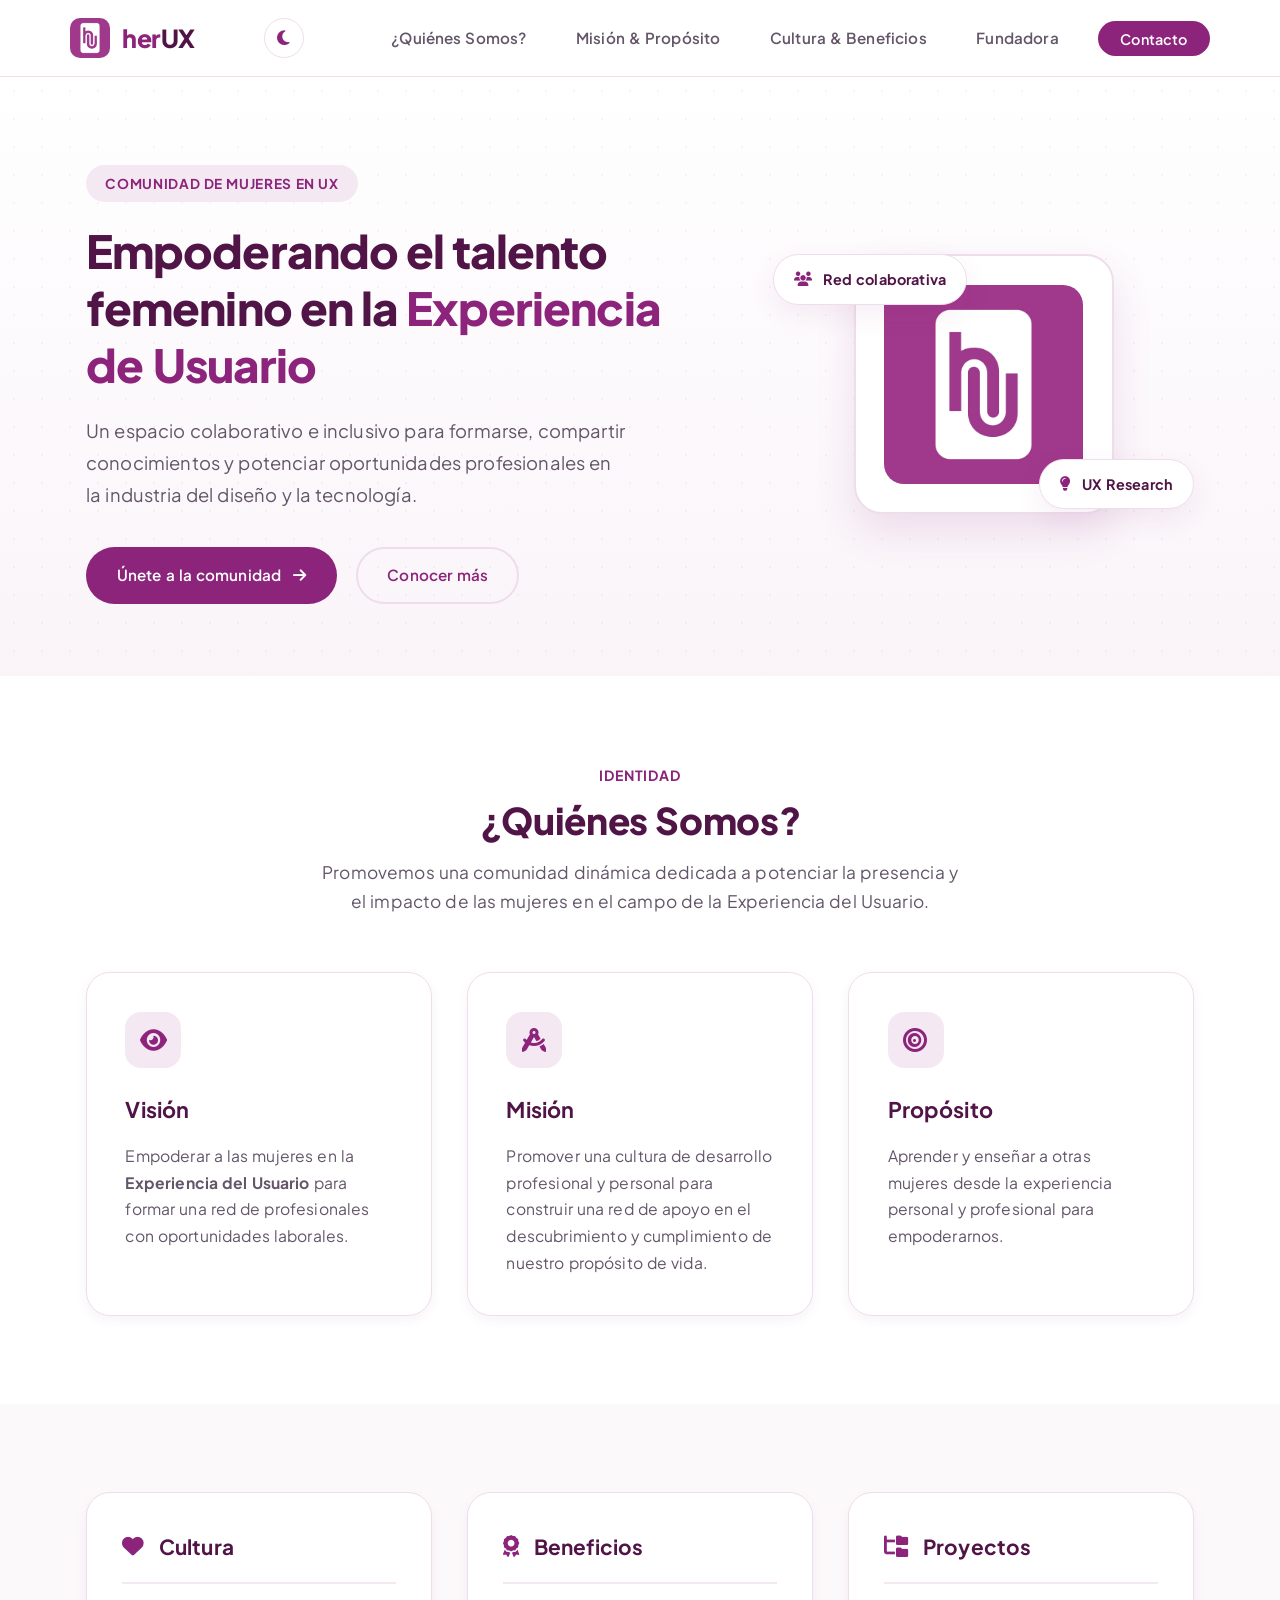
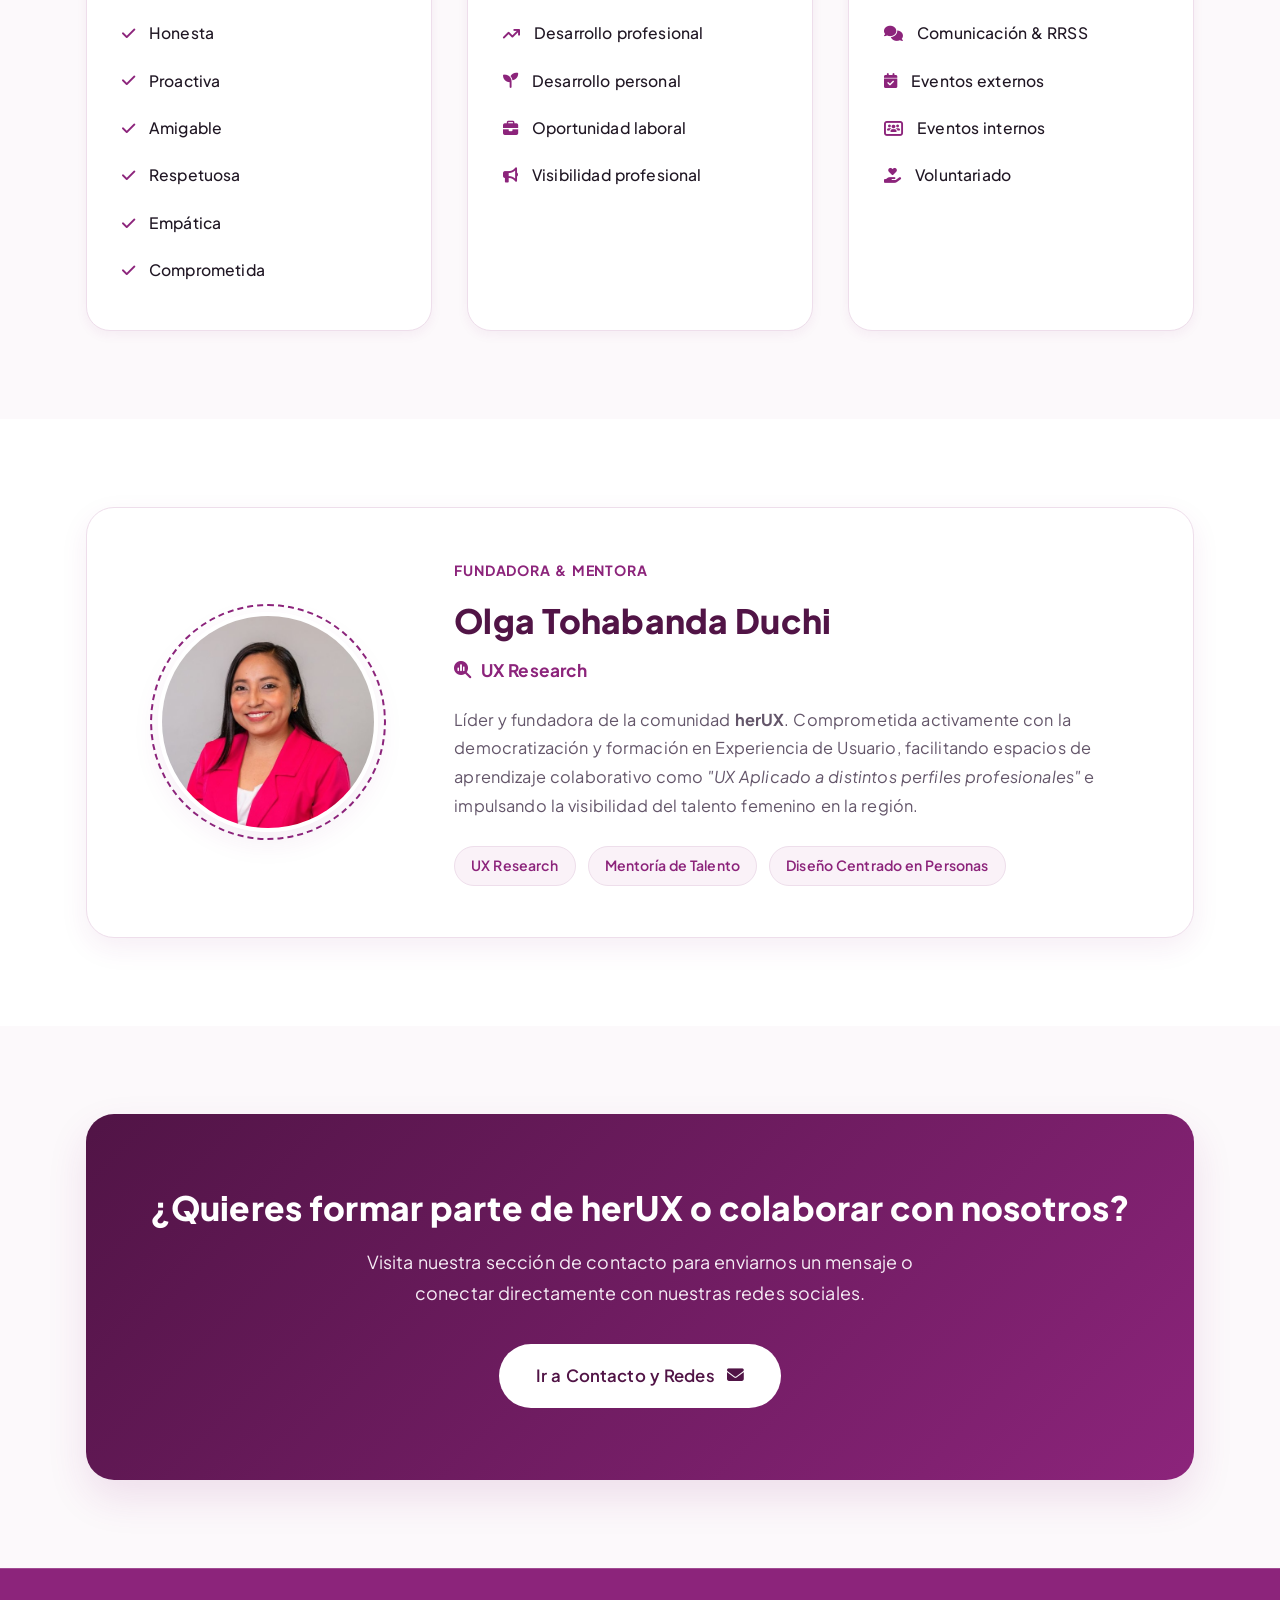
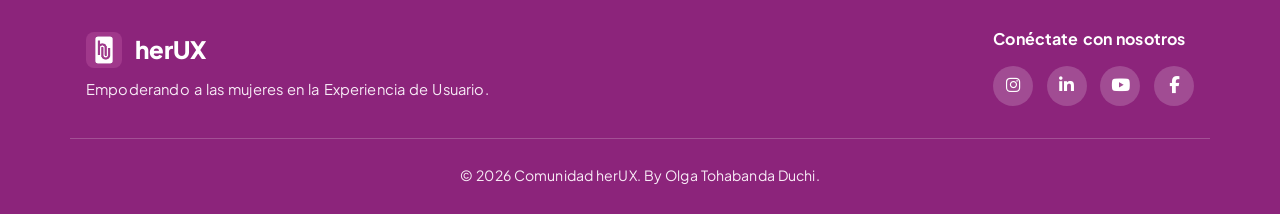
<file: index.html>
<!DOCTYPE html>
<html lang="es">
<head>
  <meta charset="UTF-8" />
  <meta name="viewport" content="width=device-width, initial-scale=1.0" />
  <title>herUX - Comunidad de Mujeres en UX</title>
  <meta name="description" content="herUX - Empoderando a las mujeres en la Experiencia de Usuario (UX) a través de comunidad, aprendizaje y oportunidades profesionales." />
  
  <link rel="icon" type="image/png" href="img/herux-icon.png" />
  <link rel="apple-touch-icon" href="img/herux-icon.png" />

  <link rel="preconnect" href="https://fonts.googleapis.com" />
  <link rel="preconnect" href="https://fonts.gstatic.com" crossorigin />
  <link href="https://fonts.googleapis.com/css2?family=Plus+Jakarta+Sans:wght@300;400;500;600;700;800&display=swap" rel="stylesheet" />
  
  <link rel="stylesheet" href="https://cdnjs.cloudflare.com/ajax/libs/font-awesome/6.5.1/css/all.min.css" />
  <link rel="stylesheet" href="css/styles.css" />
</head>
<body>

  <!-- Navegación -->
  <header class="navbar" id="navbar">
    <div class="nav-container">
      <a href="index.html" class="nav-logo" aria-label="herUX Inicio">
        <img src="img/logo-herux.png" alt="Logo herUX" class="logo-img" />
        <span class="logo-text">her<span>UX</span></span>
      </a>

      <div class="nav-controls">
        <button class="theme-toggle" id="theme-toggle" aria-label="Cambiar tema">
          <i class="fa-solid fa-moon"></i>
        </button>

        <button class="nav-toggle" id="nav-toggle" aria-label="Abrir menú" aria-expanded="false">
          <span></span>
          <span></span>
          <span></span>
        </button>
      </div>

      <nav class="nav-menu" id="nav-menu">
        <ul class="nav-list">
          <li><a href="index.html#quienes-somos" class="nav-link">¿Quiénes Somos?</a></li>
          <li><a href="index.html#pilares" class="nav-link">Misión & Propósito</a></li>
          <li><a href="index.html#cultura" class="nav-link">Cultura & Beneficios</a></li>
          <li><a href="index.html#fundadora" class="nav-link">Fundadora</a></li>
          <li><a href="contacto.html" class="nav-btn-link">Contacto</a></li>
        </ul>
      </nav>
    </div>
  </header>

  <main>
    <!-- HERO SECTION -->
    <section class="hero-section" id="hero">
      <div class="hero-pattern-bg"></div>
      <div class="container hero-container">
        <div class="hero-content">
          <span class="badge-pill">Comunidad de Mujeres en UX</span>
          <h1 class="hero-title">
            Empoderando el talento femenino en la <span class="highlight">Experiencia de Usuario</span>
          </h1>
          <p class="hero-description">
            Un espacio colaborativo e inclusivo para formarse, compartir conocimientos y potenciar oportunidades profesionales en la industria del diseño y la tecnología.
          </p>
          <div class="hero-actions">
            <a href="contacto.html" class="btn btn-primary">
              <span>Únete a la comunidad</span>
              <i class="fa-solid fa-arrow-right"></i>
            </a>
            <a href="#quienes-somos" class="btn btn-secondary">Conocer más</a>
          </div>
        </div>

        <div class="hero-visual">
          <div class="hero-badge-float badge-1">
            <i class="fa-solid fa-users"></i>
            <span>Red colaborativa</span>
          </div>
          <div class="hero-badge-float badge-2">
            <i class="fa-solid fa-lightbulb"></i>
            <span>UX Research</span>
          </div>
          <div class="hero-logo-box">
            <img src="img/logo-herux.png" alt="Isotipo herUX" class="hero-logo-img" />
          </div>
        </div>
      </div>
    </section>

    <!-- QUIÉNES SOMOS & PILARES -->
    <section class="section section-about" id="quienes-somos">
      <div class="container">
        <div class="section-header text-center">
          <span class="section-tag">Identidad</span>
          <h2 class="section-title">¿Quiénes Somos?</h2>
          <p class="section-subtitle">
            Promovemos una comunidad dinámica dedicada a potenciar la presencia y el impacto de las mujeres en el campo de la Experiencia del Usuario.
          </p>
        </div>

        <div class="grid-3-cards" id="pilares">
          <div class="card pilar-card">
            <div class="card-icon-wrapper">
              <i class="fa-solid fa-eye"></i>
            </div>
            <h3 class="card-title">Visión</h3>
            <p class="card-text">
              Empoderar a las mujeres en la <strong>Experiencia del Usuario</strong> para formar una red de profesionales con oportunidades laborales.
            </p>
          </div>

          <div class="card pilar-card">
            <div class="card-icon-wrapper">
              <i class="fa-solid fa-compass-drafting"></i>
            </div>
            <h3 class="card-title">Misión</h3>
            <p class="card-text">
              Promover una cultura de desarrollo profesional y personal para construir una red de apoyo en el descubrimiento y cumplimiento de nuestro propósito de vida.
            </p>
          </div>

          <div class="card pilar-card">
            <div class="card-icon-wrapper">
              <i class="fa-solid fa-bullseye"></i>
            </div>
            <h3 class="card-title">Propósito</h3>
            <p class="card-text">
              Aprender y enseñar a otras mujeres desde la experiencia personal y profesional para empoderarnos.
            </p>
          </div>
        </div>
      </div>
    </section>

    <!-- CULTURA, BENEFICIOS Y PROYECTOS -->
    <section class="section section-features" id="cultura">
      <div class="container">
        <div class="grid-cards-split">
          <div class="split-card">
            <div class="split-card-header">
              <div class="split-icon"><i class="fa-solid fa-heart"></i></div>
              <h3>Cultura</h3>
            </div>
            <ul class="badge-list">
              <li><i class="fa-solid fa-check"></i> Honesta</li>
              <li><i class="fa-solid fa-check"></i> Proactiva</li>
              <li><i class="fa-solid fa-check"></i> Amigable</li>
              <li><i class="fa-solid fa-check"></i> Respetuosa</li>
              <li><i class="fa-solid fa-check"></i> Empática</li>
              <li><i class="fa-solid fa-check"></i> Comprometida</li>
            </ul>
          </div>

          <div class="split-card">
            <div class="split-card-header">
              <div class="split-icon"><i class="fa-solid fa-award"></i></div>
              <h3>Beneficios</h3>
            </div>
            <ul class="badge-list">
              <li><i class="fa-solid fa-arrow-trend-up"></i> Desarrollo profesional</li>
              <li><i class="fa-solid fa-seedling"></i> Desarrollo personal</li>
              <li><i class="fa-solid fa-briefcase"></i> Oportunidad laboral</li>
              <li><i class="fa-solid fa-bullhorn"></i> Visibilidad profesional</li>
            </ul>
          </div>

          <div class="split-card">
            <div class="split-card-header">
              <div class="split-icon"><i class="fa-solid fa-folder-tree"></i></div>
              <h3>Proyectos</h3>
            </div>
            <ul class="badge-list">
              <li><i class="fa-solid fa-comments"></i> Comunicación & RRSS</li>
              <li><i class="fa-solid fa-calendar-check"></i> Eventos externos</li>
              <li><i class="fa-solid fa-users-rectangle"></i> Eventos internos</li>
              <li><i class="fa-solid fa-hand-holding-heart"></i> Voluntariado</li>
            </ul>
          </div>
        </div>
      </div>
    </section>

    <!-- FUNDADORA -->
    <section class="section section-founder" id="fundadora">
      <div class="container">
        <div class="founder-card">
          <div class="founder-image-col">
            <div class="founder-avatar-wrapper">
              <img src="img/olga-tohabanda.jpg" alt="Olga Tohabanda Duchi - Fundadora herUX" class="founder-photo" />
              <div class="avatar-ring"></div>
            </div>
          </div>
          <div class="founder-text-col">
            <span class="section-tag">Fundadora & Mentora</span>
            <h2 class="founder-name">Olga Tohabanda Duchi</h2>
            <p class="founder-role"><i class="fa-solid fa-magnifying-glass-chart"></i> UX Research</p>
            <p class="founder-bio">
              Líder y fundadora de la comunidad <strong>herUX</strong>. Comprometida activamente con la democratización y formación en Experiencia de Usuario, facilitando espacios de aprendizaje colaborativo como <em>"UX Aplicado a distintos perfiles profesionales"</em> e impulsando la visibilidad del talento femenino en la región.
            </p>
            <div class="founder-badges">
              <span class="skill-chip">UX Research</span>
              <span class="skill-chip">Mentoría de Talento</span>
              <span class="skill-chip">Diseño Centrado en Personas</span>
            </div>
          </div>
        </div>
      </div>
    </section>

    <!-- CTA BANNER -->
    <section class="section section-cta">
      <div class="container">
        <div class="cta-box text-center">
          <h2>¿Quieres formar parte de herUX o colaborar con nosotros?</h2>
          <p>Visita nuestra sección de contacto para enviarnos un mensaje o conectar directamente con nuestras redes sociales.</p>
          <a href="contacto.html" class="btn btn-primary btn-large">
            <span>Ir a Contacto y Redes</span>
            <i class="fa-solid fa-envelope"></i>
          </a>
        </div>
      </div>
    </section>
  </main>

  <!-- Footer -->
  <footer class="footer">
    <div class="container footer-content">
      <div class="footer-brand">
        <div class="footer-logo">
          <img src="img/logo-herux-white.png" alt="herUX" class="footer-logo-img" onerror="this.src='img/logo-herux.png'" />
          <span class="logo-text-footer">her<span>UX</span></span>
        </div>
        <p>Empoderando a las mujeres en la Experiencia de Usuario.</p>
      </div>

      <div class="footer-social">
        <h4>Conéctate con nosotros</h4>
        <div class="social-icons-footer">
          <a href="https://instagram.com/her.uxec" target="_blank" rel="noopener noreferrer" aria-label="Instagram">
            <i class="fa-brands fa-instagram"></i>
          </a>
          <a href="https://www.linkedin.com/company/her-ux/mycompany/" target="_blank" rel="noopener noreferrer" aria-label="LinkedIn">
            <i class="fa-brands fa-linkedin-in"></i>
          </a>
          <a href="https://www.youtube.com/channel/UCL-WU2sxF2A1HmQ7NM1l0gA" target="_blank" rel="noopener noreferrer" aria-label="YouTube">
            <i class="fa-brands fa-youtube"></i>
          </a>
          <a href="https://www.facebook.com/her.uxec" target="_blank" rel="noopener noreferrer" aria-label="Facebook">
            <i class="fa-brands fa-facebook-f"></i>
          </a>
        </div>
      </div>
    </div>
    <div class="footer-bottom text-center">
      <p>&copy; 2026 Comunidad herUX. By Olga Tohabanda Duchi.</p>
    </div>
  </footer>

  <script src="js/main.js"></script>
</body>
</html>
</file>
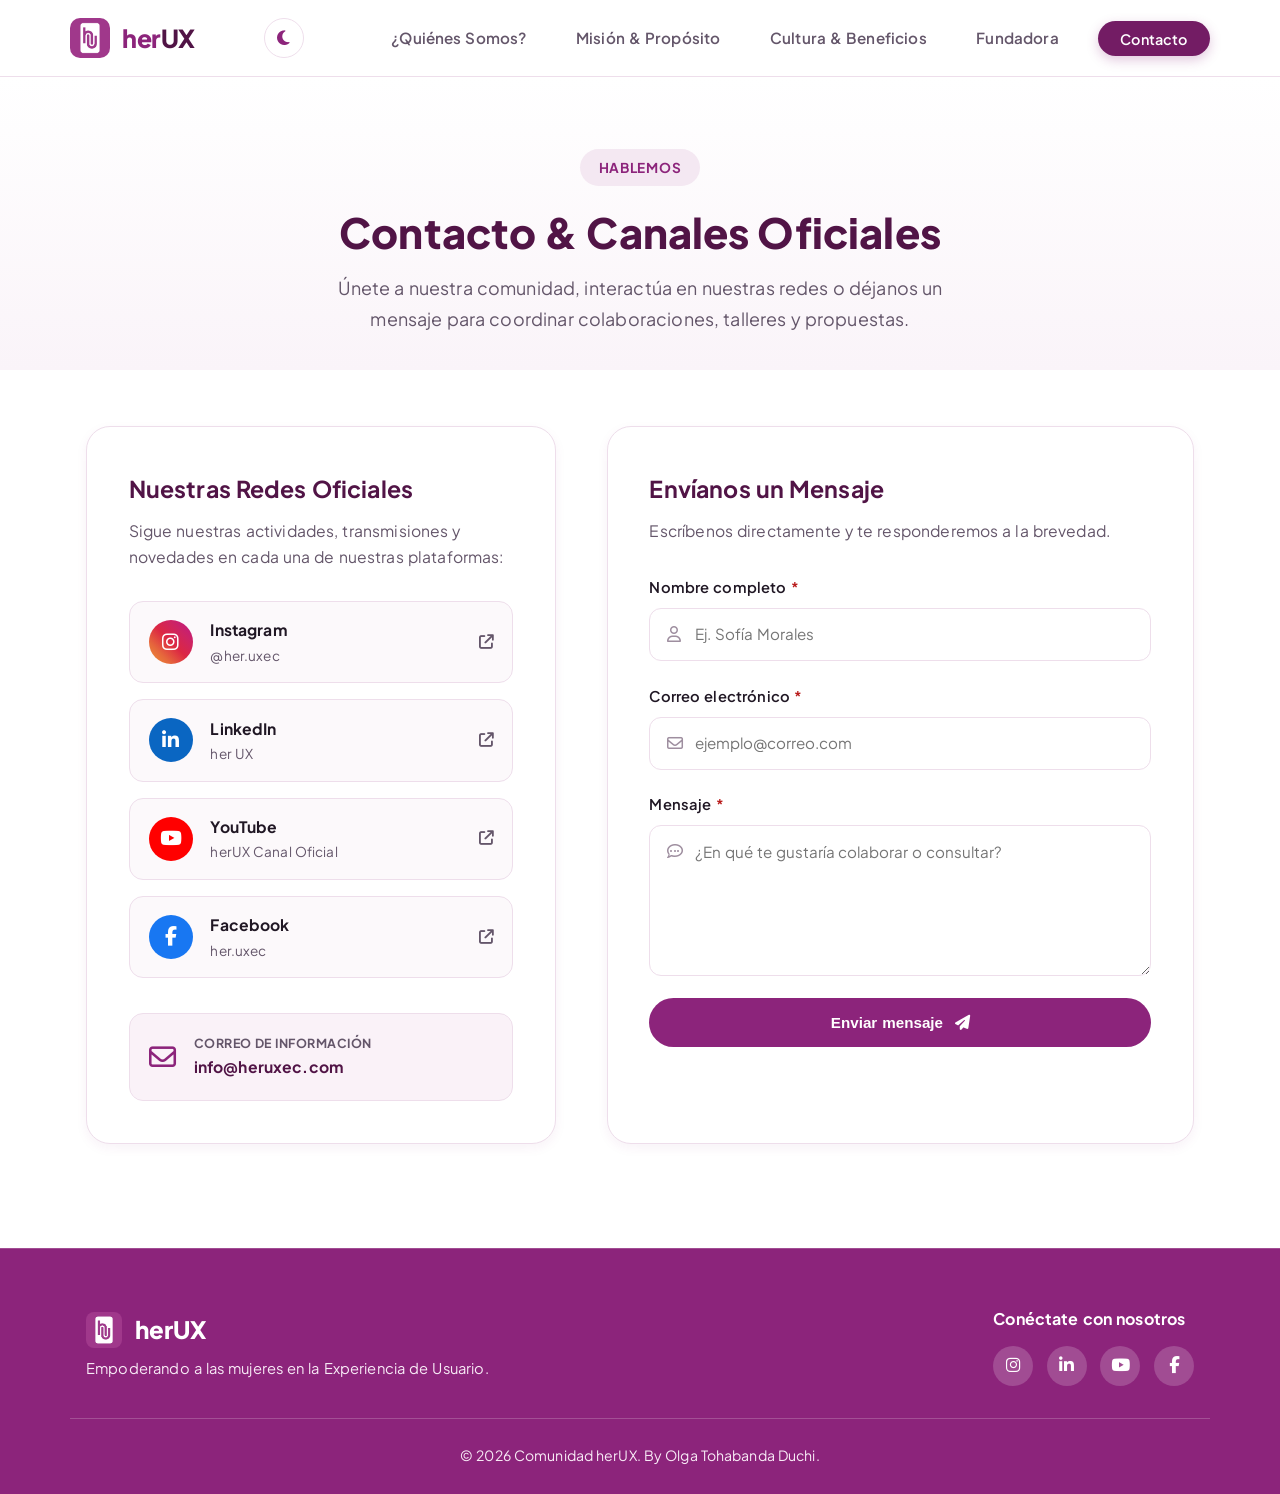
<file: contacto.html>
<!DOCTYPE html>
<html lang="es">
<head>
  <meta charset="UTF-8" />
  <meta name="viewport" content="width=device-width, initial-scale=1.0" />
  <title>Contacto & Redes Sociales - herUX</title>
  <meta name="description" content="Ponte en contacto con la comunidad herUX o síguenos en nuestras redes sociales oficiales." />

  <link rel="icon" type="image/png" href="img/herux-icon.png" />
  <link rel="apple-touch-icon" href="img/herux-icon.png" />

  <link rel="preconnect" href="https://fonts.googleapis.com" />
  <link rel="preconnect" href="https://fonts.gstatic.com" crossorigin />
  <link href="https://fonts.googleapis.com/css2?family=Plus+Jakarta+Sans:wght@300;400;500;600;700;800&display=swap" rel="stylesheet" />

  <link rel="stylesheet" href="https://cdnjs.cloudflare.com/ajax/libs/font-awesome/6.5.1/css/all.min.css" />
  <link rel="stylesheet" href="css/styles.css" />
</head>
<body>

  <!-- Navegación -->
  <header class="navbar" id="navbar">
    <div class="nav-container">
      <a href="index.html" class="nav-logo" aria-label="herUX Inicio">
        <img src="img/logo-herux.png" alt="Logo herUX" class="logo-img" />
        <span class="logo-text">her<span>UX</span></span>
      </a>

      <div class="nav-controls">
        <button class="theme-toggle" id="theme-toggle" aria-label="Cambiar tema">
          <i class="fa-solid fa-moon"></i>
        </button>

        <button class="nav-toggle" id="nav-toggle" aria-label="Abrir menú" aria-expanded="false">
          <span></span>
          <span></span>
          <span></span>
        </button>
      </div>

      <nav class="nav-menu" id="nav-menu">
        <ul class="nav-list">
          <li><a href="index.html#quienes-somos" class="nav-link">¿Quiénes Somos?</a></li>
          <li><a href="index.html#pilares" class="nav-link">Misión & Propósito</a></li>
          <li><a href="index.html#cultura" class="nav-link">Cultura & Beneficios</a></li>
          <li><a href="index.html#fundadora" class="nav-link">Fundadora</a></li>
          <li><a href="contacto.html" class="nav-btn-link active-btn">Contacto</a></li>
        </ul>
      </nav>
    </div>
  </header>

  <main>
    <section class="contact-hero">
      <div class="container text-center">
        <span class="badge-pill">Hablemos</span>
        <h1 class="page-title">Contacto & Canales Oficiales</h1>
        <p class="page-subtitle">
          Únete a nuestra comunidad, interactúa en nuestras redes o déjanos un mensaje para coordinar colaboraciones, talleres y propuestas.
        </p>
      </div>
    </section>

    <section class="section section-contact-body">
      <div class="container">
        <div class="contact-grid">
          
          <!-- COLUMNA IZQUIERDA: RRSS Y CORREO -->
          <div class="contact-info-card">
            <h3>Nuestras Redes Oficiales</h3>
            <p>Sigue nuestras actividades, transmisiones y novedades en cada una de nuestras plataformas:</p>

            <div class="social-links-list">
              <a href="https://instagram.com/her.uxec" target="_blank" rel="noopener noreferrer" class="social-item">
                <div class="social-icon instagram"><i class="fa-brands fa-instagram"></i></div>
                <div class="social-text">
                  <strong>Instagram</strong>
                  <span>@her.uxec</span>
                </div>
                <i class="fa-solid fa-arrow-up-right-from-square arrow-link"></i>
              </a>

              <a href="https://www.linkedin.com/company/her-ux/mycompany/" target="_blank" rel="noopener noreferrer" class="social-item">
                <div class="social-icon linkedin"><i class="fa-brands fa-linkedin-in"></i></div>
                <div class="social-text">
                  <strong>LinkedIn</strong>
                  <span>her UX</span>
                </div>
                <i class="fa-solid fa-arrow-up-right-from-square arrow-link"></i>
              </a>

              <a href="https://www.youtube.com/channel/UCL-WU2sxF2A1HmQ7NM1l0gA" target="_blank" rel="noopener noreferrer" class="social-item">
                <div class="social-icon youtube"><i class="fa-brands fa-youtube"></i></div>
                <div class="social-text">
                  <strong>YouTube</strong>
                  <span>herUX Canal Oficial</span>
                </div>
                <i class="fa-solid fa-arrow-up-right-from-square arrow-link"></i>
              </a>

              <a href="https://www.facebook.com/her.uxec" target="_blank" rel="noopener noreferrer" class="social-item">
                <div class="social-icon facebook"><i class="fa-brands fa-facebook-f"></i></div>
                <div class="social-text">
                  <strong>Facebook</strong>
                  <span>her.uxec</span>
                </div>
                <i class="fa-solid fa-arrow-up-right-from-square arrow-link"></i>
              </a>
            </div>

            <div class="direct-email-box">
              <i class="fa-regular fa-envelope"></i>
              <div>
                <small>Correo de información</small>
                <p><a href="mailto:info@heruxec.com" style="color: inherit;">info@heruxec.com</a></p>
              </div>
            </div>
          </div>

          <!-- COLUMNA DERECHA: FORMULARIO FORMSUBMIT -->
          <div class="contact-form-card">
            <h3>Envíanos un Mensaje</h3>
            <p>Escríbenos directamente y te responderemos a la brevedad.</p>

            <div id="form-feedback" class="form-feedback" role="alert"></div>

            <form id="contact-form" novalidate>
              <div class="form-group">
                <label for="nombre">Nombre completo <span class="required">*</span></label>
                <div class="input-with-icon">
                  <i class="fa-regular fa-user"></i>
                  <input type="text" id="nombre" name="nombre" placeholder="Ej. Sofía Morales" required />
                </div>
              </div>

              <div class="form-group">
                <label for="correo">Correo electrónico <span class="required">*</span></label>
                <div class="input-with-icon">
                  <i class="fa-regular fa-envelope"></i>
                  <input type="email" id="correo" name="correo" placeholder="ejemplo@correo.com" required />
                </div>
              </div>

              <div class="form-group">
                <label for="mensaje">Mensaje <span class="required">*</span></label>
                <div class="input-with-icon textarea-icon">
                  <i class="fa-regular fa-comment-dots"></i>
                  <textarea id="mensaje" name="mensaje" rows="5" placeholder="¿En qué te gustaría colaborar o consultar?" required></textarea>
                </div>
              </div>

              <button type="submit" id="btn-submit" class="btn btn-primary btn-full">
                <span>Enviar mensaje</span>
                <i class="fa-solid fa-paper-plane"></i>
              </button>
            </form>
          </div>

        </div>
      </div>
    </section>
  </main>

  <!-- Footer -->
  <footer class="footer">
    <div class="container footer-content">
      <div class="footer-brand">
        <div class="footer-logo">
          <img src="img/logo-herux-white.png" alt="herUX" class="footer-logo-img" onerror="this.src='img/logo-herux.png'" />
          <span class="logo-text-footer">her<span>UX</span></span>
        </div>
        <p>Empoderando a las mujeres en la Experiencia de Usuario.</p>
      </div>

      <div class="footer-social">
        <h4>Conéctate con nosotros</h4>
        <div class="social-icons-footer">
          <a href="https://instagram.com/her.uxec" target="_blank" rel="noopener noreferrer" aria-label="Instagram">
            <i class="fa-brands fa-instagram"></i>
          </a>
          <a href="https://www.linkedin.com/company/her-ux/mycompany/" target="_blank" rel="noopener noreferrer" aria-label="LinkedIn">
            <i class="fa-brands fa-linkedin-in"></i>
          </a>
          <a href="https://www.youtube.com/channel/UCL-WU2sxF2A1HmQ7NM1l0gA" target="_blank" rel="noopener noreferrer" aria-label="YouTube">
            <i class="fa-brands fa-youtube"></i>
          </a>
          <a href="https://www.facebook.com/her.uxec" target="_blank" rel="noopener noreferrer" aria-label="Facebook">
            <i class="fa-brands fa-facebook-f"></i>
          </a>
        </div>
      </div>
    </div>
    <div class="footer-bottom text-center">
      <p>&copy; 2026 Comunidad herUX. By Olga Tohabanda Duchi.</p>
    </div>
  </footer>

  <script src="js/main.js"></script>
</body>
</html>
</file>
<file: css/styles.css>
/* ==========================================================================
   herUX - Hoja de Estilos Principal (Mobile-First & Responsiva)
   Acentos lila en UX + Corrección de contrastes en Hero y Botones
   ========================================================================== */

:root {
  --color-primary: #8C247B;
  --color-primary-hover: #731C64;
  --color-primary-dark: #511446;
  --color-primary-light: #F4E8F2;
  --color-primary-tint: #FAF2F8;
  --color-text-main: #201724;
  --color-text-muted: #64566A;
  --color-bg-page: #FFFFFF;
  --color-bg-alt: #FCF9FB;
  --color-border: #EEDEEB;
  --color-card-bg: #FFFFFF;
  --color-footer-bg: #8C247B;
  --color-accent-ux: #E288CE; /* Tono violeta claro de acento */
  --color-success: #15803d;
  --color-success-bg: #dcfce7;
  --color-error: #b91c1c;
  --color-error-bg: #fee2e2;
  --color-info: #0369a1;
  --color-info-bg: #e0f2fe;

  --font-family: 'Plus Jakarta Sans', system-ui, -apple-system, sans-serif;
  --transition: all 0.25s cubic-bezier(0.16, 1, 0.3, 1);
  --shadow-sm: 0 4px 12px rgba(140, 36, 123, 0.06);
  --shadow-md: 0 10px 28px rgba(140, 36, 123, 0.08);
  --shadow-lg: 0 18px 40px rgba(140, 36, 123, 0.12);
  --radius-sm: 12px;
  --radius-md: 20px;
  --radius-lg: 28px;
  --radius-full: 9999px;
}

* {
  box-sizing: border-box;
  margin: 0;
  padding: 0;
}

html {
  scroll-behavior: smooth;
  font-size: 16px;
}

body {
  font-family: var(--font-family);
  background-color: var(--color-bg-page);
  color: var(--color-text-main);
  line-height: 1.7;
  word-spacing: 0.05em;
  letter-spacing: 0.01em;
  -webkit-font-smoothing: antialiased;
}

p, span, a, li, label, input, textarea {
  word-spacing: 0.05em;
}

.container {
  width: 90%;
  max-width: 1140px;
  margin: 0 auto;
  padding: 0 1rem;
}

a {
  text-decoration: none;
  color: inherit;
  transition: var(--transition);
}

ul {
  list-style: none;
}

.text-center {
  text-align: center;
}

/* Botones */
.btn {
  display: inline-flex;
  align-items: center;
  justify-content: center;
  gap: 0.75rem;
  padding: 0.85rem 1.8rem;
  font-weight: 600;
  font-size: 0.95rem;
  border-radius: var(--radius-full);
  cursor: pointer;
  border: 2px solid transparent;
  transition: var(--transition);
  word-spacing: normal;
}

.btn-primary {
  background-color: var(--color-primary);
  color: #FFFFFF;
}

.btn-primary:hover {
  background-color: var(--color-primary-hover);
  transform: translateY(-2px);
  box-shadow: 0 6px 18px rgba(140, 36, 123, 0.25);
}

.btn-secondary {
  background-color: transparent;
  border-color: var(--color-border);
  color: var(--color-primary);
}

.btn-secondary:hover {
  border-color: var(--color-primary);
  background-color: var(--color-primary-tint);
}

.btn-large {
  padding: 1rem 2.2rem;
  font-size: 1.05rem;
}

.btn-full {
  width: 100%;
}

.badge-pill {
  display: inline-block;
  background-color: var(--color-primary-light);
  color: var(--color-primary);
  padding: 0.45rem 1.2rem;
  font-size: 0.85rem;
  font-weight: 700;
  letter-spacing: 0.05em;
  border-radius: var(--radius-full);
  margin-bottom: 1.2rem;
  text-transform: uppercase;
}

/* ==========================================================================
   NAVBAR & LOGO
   ========================================================================== */
.navbar {
  position: sticky;
  top: 0;
  z-index: 1000;
  background-color: rgba(255, 255, 255, 0.95);
  backdrop-filter: blur(10px);
  border-bottom: 1px solid var(--color-border);
  transition: var(--transition);
}

.nav-container {
  display: flex;
  justify-content: space-between;
  align-items: center;
  height: 76px;
  width: 90%;
  max-width: 1140px;
  margin: 0 auto;
  position: relative;
}

.nav-logo {
  display: flex;
  align-items: center;
  gap: 0.75rem;
}

.logo-img {
  width: 40px;
  height: 40px;
  object-fit: contain;
  border-radius: 10px;
}

.logo-text {
  font-size: 1.55rem;
  font-weight: 800;
  color: var(--color-primary);
  letter-spacing: -0.02em;
}

.logo-text span {
  color: var(--color-primary-dark);
}

.nav-controls {
  display: flex;
  align-items: center;
  gap: 0.5rem;
}

.nav-menu {
  display: flex;
  align-items: center;
}

.nav-list {
  display: flex;
  gap: 0.8rem;
  align-items: center;
}

.nav-link {
  font-size: 0.95rem;
  font-weight: 600;
  color: var(--color-text-muted);
  padding: 0.55rem 1.15rem;
  border-radius: var(--radius-full);
  transition: var(--transition);
  display: inline-block;
}

.nav-link:hover {
  background-color: var(--color-primary-light);
  color: var(--color-primary);
  transform: translateY(-1px);
}

.nav-btn-link {
  background-color: var(--color-primary);
  color: #FFF !important;
  padding: 0.55rem 1.4rem;
  border-radius: var(--radius-full);
  font-size: 0.9rem;
  font-weight: 600;
  margin-left: 0.5rem;
}

.nav-btn-link:hover, .nav-btn-link.active-btn {
  background-color: var(--color-primary-hover);
  box-shadow: 0 4px 12px rgba(140, 36, 123, 0.25);
  transform: translateY(-1px);
}

.theme-toggle {
  background: transparent;
  border: 1px solid var(--color-border);
  color: var(--color-primary);
  width: 40px;
  height: 40px;
  border-radius: 50%;
  cursor: pointer;
  display: flex;
  align-items: center;
  justify-content: center;
  font-size: 1.05rem;
  transition: var(--transition);
}

.theme-toggle:hover {
  background-color: var(--color-primary-light);
  transform: rotate(15deg);
}

.nav-toggle {
  display: none;
  background: transparent;
  border: none;
  cursor: pointer;
  flex-direction: column;
  justify-content: center;
  gap: 5px;
  width: 40px;
  height: 40px;
  padding: 6px;
}

.nav-toggle span {
  display: block;
  width: 24px;
  height: 3px;
  background: var(--color-primary);
  border-radius: 3px;
  transition: var(--transition);
}

/* ==========================================================================
   HERO SECTION
   ========================================================================== */
.hero-section {
  position: relative;
  overflow: hidden;
  padding: 5.5rem 0 4.5rem;
  background: linear-gradient(180deg, #FFFFFF 0%, #FAF4F9 100%);
}

.hero-pattern-bg {
  position: absolute;
  top: 0;
  left: 0;
  right: 0;
  bottom: 0;
  background-image: radial-gradient(rgba(140, 36, 123, 0.08) 1.5px, transparent 1.5px);
  background-size: 28px 28px;
  opacity: 0.7;
}

.hero-container {
  display: grid;
  grid-template-columns: 1.2fr 0.8fr;
  align-items: center;
  gap: 3.5rem;
  position: relative;
}

.hero-title {
  font-size: 2.85rem;
  font-weight: 800;
  line-height: 1.25;
  letter-spacing: -0.02em;
  margin-bottom: 1.4rem;
  color: var(--color-primary-dark);
}

.hero-title .highlight {
  color: var(--color-primary);
}

.hero-description {
  font-size: 1.15rem;
  color: var(--color-text-muted);
  line-height: 1.75;
  margin-bottom: 2.2rem;
  max-width: 540px;
}

.hero-actions {
  display: flex;
  gap: 1.2rem;
  flex-wrap: wrap;
}

.hero-visual {
  position: relative;
  display: flex;
  justify-content: center;
  align-items: center;
  min-height: 280px;
}

.hero-logo-box {
  width: 260px;
  height: 260px;
  background: #FFF;
  border-radius: 28px !important;
  box-shadow: var(--shadow-lg);
  display: flex;
  justify-content: center;
  align-items: center;
  border: 2px solid var(--color-border);
  padding: 1.8rem;
  overflow: hidden !important;
}

.hero-logo-img {
  width: 100%;
  height: 100%;
  object-fit: contain;
  border-radius: 20px !important;
}

.hero-badge-float {
  position: absolute;
  background: #FFF;
  border: 1px solid var(--color-border);
  padding: 0.75rem 1.25rem;
  border-radius: var(--radius-full);
  display: flex;
  align-items: center;
  gap: 0.65rem;
  font-size: 0.9rem;
  font-weight: 700;
  color: var(--color-primary-dark);
  box-shadow: var(--shadow-md);
  animation: floatBadge 4s ease-in-out infinite alternate;
}

.hero-badge-float i {
  color: var(--color-primary);
}

.badge-1 {
  top: 10px;
  left: 0;
}

.badge-2 {
  bottom: 15px;
  right: 0;
  animation-delay: 2s;
}

@keyframes floatBadge {
  0% { transform: translateY(0); }
  100% { transform: translateY(-8px); }
}

/* ==========================================================================
   SECCIONES Y TARJETAS
   ========================================================================== */
.section {
  padding: 5.5rem 0;
}

.section-tag {
  color: var(--color-primary);
  font-size: 0.88rem;
  font-weight: 700;
  text-transform: uppercase;
  letter-spacing: 0.06em;
  display: block;
  margin-bottom: 0.6rem;
}

.section-title {
  font-size: 2.3rem;
  font-weight: 800;
  color: var(--color-primary-dark);
  margin-bottom: 0.9rem;
  letter-spacing: -0.01em;
  line-height: 1.25;
}

.section-subtitle {
  color: var(--color-text-muted);
  font-size: 1.08rem;
  max-width: 640px;
  margin: 0 auto 3.5rem;
  line-height: 1.7;
}

.grid-3-cards {
  display: grid;
  grid-template-columns: repeat(3, 1fr);
  gap: 2.2rem;
}

.card {
  background-color: var(--color-card-bg);
  border: 1px solid var(--color-border);
  padding: 2.4rem;
  border-radius: 24px !important;
  box-shadow: var(--shadow-sm);
  transition: var(--transition);
  overflow: hidden !important;
}

.card:hover {
  transform: translateY(-6px);
  box-shadow: var(--shadow-md);
  border-color: var(--color-primary);
}

.card-icon-wrapper {
  width: 56px;
  height: 56px;
  border-radius: 16px;
  background-color: var(--color-primary-light);
  color: var(--color-primary);
  display: flex;
  justify-content: center;
  align-items: center;
  font-size: 1.5rem;
  margin-bottom: 1.5rem;
}

.card-title {
  font-size: 1.35rem;
  font-weight: 700;
  color: var(--color-primary-dark);
  margin-bottom: 0.9rem;
}

.card-text {
  color: var(--color-text-muted);
  font-size: 0.98rem;
  line-height: 1.7;
}

.section-features {
  background-color: var(--color-bg-alt);
}

.grid-cards-split {
  display: grid;
  grid-template-columns: repeat(3, 1fr);
  gap: 2.2rem;
}

.split-card {
  background: #FFF;
  border: 1px solid var(--color-border);
  padding: 2.2rem;
  border-radius: 24px !important;
  box-shadow: var(--shadow-sm);
  overflow: hidden !important;
}

.split-card-header {
  display: flex;
  align-items: center;
  gap: 0.9rem;
  margin-bottom: 1.6rem;
  padding-bottom: 1.1rem;
  border-bottom: 2px solid var(--color-primary-light);
}

.split-icon {
  color: var(--color-primary);
  font-size: 1.35rem;
}

.split-card-header h3 {
  font-size: 1.3rem;
  font-weight: 700;
  color: var(--color-primary-dark);
}

.badge-list li {
  display: flex;
  align-items: center;
  gap: 0.85rem;
  padding: 0.65rem 0;
  font-size: 0.98rem;
  font-weight: 500;
  color: var(--color-text-main);
}

.badge-list li i {
  color: var(--color-primary);
  font-size: 0.95rem;
}

/* Fundadora */
.founder-card {
  background: #FFFFFF;
  border: 1px solid var(--color-border);
  border-radius: 28px !important;
  padding: 3.2rem;
  box-shadow: var(--shadow-md);
  display: grid;
  grid-template-columns: 260px 1fr;
  align-items: center;
  gap: 3.5rem;
  overflow: hidden !important;
}

.founder-avatar-wrapper {
  position: relative;
  width: 220px;
  height: 220px;
  margin: 0 auto;
}

.founder-photo {
  width: 100%;
  height: 100%;
  border-radius: 50%;
  object-fit: cover;
  position: relative;
  z-index: 2;
  box-shadow: var(--shadow-md);
  border: 4px solid #FFF;
}

.avatar-ring {
  position: absolute;
  top: -8px;
  left: -8px;
  right: -8px;
  bottom: -8px;
  border-radius: 50%;
  border: 2px dashed var(--color-primary);
  z-index: 1;
}

.founder-name {
  font-size: 2.1rem;
  font-weight: 800;
  color: var(--color-primary-dark);
  margin-bottom: 0.4rem;
}

.founder-role {
  color: var(--color-primary);
  font-weight: 700;
  font-size: 1.08rem;
  margin-bottom: 1.3rem;
  display: flex;
  align-items: center;
  gap: 0.6rem;
}

.founder-bio {
  color: var(--color-text-muted);
  font-size: 1.02rem;
  line-height: 1.75;
  margin-bottom: 1.6rem;
}

.founder-badges {
  display: flex;
  gap: 0.75rem;
  flex-wrap: wrap;
}

.skill-chip {
  background: var(--color-primary-tint);
  border: 1px solid var(--color-border);
  color: var(--color-primary);
  padding: 0.45rem 1rem;
  font-size: 0.88rem;
  font-weight: 600;
  border-radius: var(--radius-full);
}

/* Banner CTA */
.section-cta {
  background-color: var(--color-bg-alt);
}

.cta-box {
  background: linear-gradient(135deg, var(--color-primary-dark) 0%, var(--color-primary) 100%);
  color: #FFF;
  padding: 4.5rem 2.5rem;
  border-radius: 28px !important;
  box-shadow: var(--shadow-lg);
  overflow: hidden !important;
}

.cta-box h2 {
  font-size: 2.1rem;
  font-weight: 800;
  margin-bottom: 1.1rem;
  line-height: 1.3;
}

.cta-box p {
  color: #F6ECF5;
  font-size: 1.12rem;
  line-height: 1.7;
  max-width: 620px;
  margin: 0 auto 2.2rem;
}

.cta-box .btn-primary {
  background-color: #FFF;
  color: var(--color-primary-dark);
}

.cta-box .btn-primary:hover {
  background-color: var(--color-primary-tint);
}

/* ==========================================================================
   PÁGINA CONTACTO
   ========================================================================== */
.contact-hero {
  padding: 4.5rem 0 2.2rem;
  background: linear-gradient(180deg, #FFFFFF 0%, #FAF4F9 100%);
}

.page-title {
  font-size: 2.6rem;
  font-weight: 800;
  color: var(--color-primary-dark);
  margin-bottom: 0.9rem;
  line-height: 1.25;
}

.page-subtitle {
  color: var(--color-text-muted);
  font-size: 1.12rem;
  line-height: 1.75;
  max-width: 640px;
  margin: 0 auto;
}

.section-contact-body {
  padding: 3.5rem 0 6.5rem;
}

.contact-grid {
  display: grid;
  grid-template-columns: 1fr 1.25fr;
  gap: 3.2rem;
}

.contact-info-card, .contact-form-card {
  background: #FFF;
  border: 1px solid var(--color-border);
  border-radius: 24px !important;
  padding: 2.6rem;
  box-shadow: var(--shadow-sm);
  overflow: hidden !important;
}

.contact-info-card h3, .contact-form-card h3 {
  font-size: 1.45rem;
  font-weight: 700;
  color: var(--color-primary-dark);
  margin-bottom: 0.6rem;
}

.contact-info-card p, .contact-form-card p {
  color: var(--color-text-muted);
  font-size: 0.98rem;
  line-height: 1.7;
  margin-bottom: 1.9rem;
}

.social-links-list {
  display: flex;
  flex-direction: column;
  gap: 1rem;
  margin-bottom: 2.2rem;
}

.social-item {
  display: flex;
  align-items: center;
  gap: 1.1rem;
  padding: 0.95rem 1.2rem;
  border: 1px solid var(--color-border);
  border-radius: 14px;
  background-color: var(--color-bg-alt);
}

.social-item:hover {
  background-color: var(--color-primary-tint);
  border-color: var(--color-primary);
  transform: translateX(4px);
}

.social-icon {
  width: 44px;
  height: 44px;
  border-radius: 50%;
  display: flex;
  align-items: center;
  justify-content: center;
  color: #FFF;
  font-size: 1.2rem;
}

.social-icon.instagram { background: linear-gradient(45deg, #f09433, #e6683c, #dc2743, #cc2366, #bc1888); }
.social-icon.linkedin { background-color: #0A66C2; }
.social-icon.youtube { background-color: #FF0000; }
.social-icon.facebook { background-color: #1877F2; }

.social-text {
  flex-grow: 1;
  display: flex;
  flex-direction: column;
}

.social-text strong {
  font-size: 0.98rem;
  color: var(--color-text-main);
}

.social-text span {
  font-size: 0.85rem;
  color: var(--color-text-muted);
}

.arrow-link {
  color: var(--color-text-muted);
  font-size: 0.9rem;
}

.direct-email-box {
  display: flex;
  align-items: center;
  gap: 1.1rem;
  padding: 1.2rem;
  background-color: var(--color-primary-tint);
  border-radius: 14px;
  border: 1px solid var(--color-border);
}

.direct-email-box i {
  font-size: 1.7rem;
  color: var(--color-primary);
}

.direct-email-box small {
  display: block;
  font-size: 0.78rem;
  color: var(--color-text-muted);
  text-transform: uppercase;
  font-weight: 700;
  letter-spacing: 0.04em;
}

.direct-email-box p {
  margin-bottom: 0;
  font-weight: 700;
  color: var(--color-primary-dark);
}

/* Formulario */
.form-group {
  margin-bottom: 1.4rem;
}

.form-group label {
  display: block;
  font-size: 0.92rem;
  font-weight: 600;
  margin-bottom: 0.5rem;
  color: var(--color-text-main);
}

.form-group .required {
  color: var(--color-error);
}

.input-with-icon {
  position: relative;
  display: flex;
  align-items: center;
}

.input-with-icon i {
  position: absolute;
  left: 1.1rem;
  color: #9E8E9F;
  font-size: 1rem;
}

.input-with-icon input,
.input-with-icon textarea {
  width: 100%;
  padding: 0.85rem 1.1rem 0.85rem 2.8rem;
  font-family: inherit;
  font-size: 0.95rem;
  line-height: 1.6;
  border: 1px solid var(--color-border);
  border-radius: 12px;
  background: #FFF;
  color: var(--color-text-main);
  outline: none;
  transition: var(--transition);
}

.input-with-icon textarea {
  resize: vertical;
}

.input-with-icon.textarea-icon i {
  top: 1.1rem;
}

.input-with-icon input:focus,
.input-with-icon textarea:focus {
  border-color: var(--color-primary);
  box-shadow: 0 0 0 3px rgba(140, 36, 123, 0.12);
}

.form-feedback {
  display: none;
  padding: 0.9rem 1.1rem;
  border-radius: 12px;
  font-size: 0.92rem;
  font-weight: 600;
  margin-bottom: 1.3rem;
  line-height: 1.5;
}

.form-feedback.success {
  display: block;
  background-color: var(--color-success-bg);
  color: var(--color-success);
  border: 1px solid #bbf7d0;
}

.form-feedback.error {
  display: block;
  background-color: var(--color-error-bg);
  color: var(--color-error);
  border: 1px solid #fecaca;
}

.form-feedback.info {
  display: block;
  background-color: var(--color-info-bg);
  color: var(--color-info);
  border: 1px solid #bae6fd;
}

/* ==========================================================================
   FOOTER
   ========================================================================== */
.footer {
  background-color: var(--color-footer-bg) !important;
  color: #FFFFFF;
  padding: 3.5rem 0 1.6rem;
  border-top: 1px solid rgba(255, 255, 255, 0.18);
}

.footer-content {
  display: flex;
  justify-content: space-between;
  align-items: center;
  flex-wrap: wrap;
  gap: 2rem;
  padding-bottom: 2rem;
  border-bottom: 1px solid rgba(255, 255, 255, 0.2);
}

.footer-logo {
  display: flex;
  align-items: center;
  gap: 0.8rem;
}

.footer-logo-img {
  width: 36px;
  height: 36px;
  object-fit: contain;
  border-radius: 8px;
}

.logo-text-footer {
  font-size: 1.5rem;
  font-weight: 800;
  color: #FFFFFF !important;
}

.logo-text-footer span {
  color: #FFFFFF !important;
}

.footer-brand p {
  font-size: 0.92rem;
  color: #F8EBF6 !important;
  margin-top: 0.4rem;
}

.footer-social h4 {
  font-size: 1rem;
  font-weight: 700;
  margin-bottom: 0.85rem;
  color: #FFFFFF !important;
}

.social-icons-footer {
  display: flex;
  gap: 0.85rem;
}

.social-icons-footer a {
  width: 40px;
  height: 40px;
  border-radius: 50%;
  background: rgba(255, 255, 255, 0.18);
  display: flex;
  align-items: center;
  justify-content: center;
  color: #FFFFFF !important;
  font-size: 1.05rem;
  transition: var(--transition);
}

.social-icons-footer a:hover {
  background: #FFFFFF;
  color: var(--color-primary) !important;
  transform: translateY(-2px);
}

.footer-bottom {
  padding-top: 1.6rem;
  font-size: 0.88rem;
  color: #F8EBF6 !important;
}

/* ==========================================================================
   MODO OSCURO (body[data-theme="dark"])
   ========================================================================== */
body[data-theme="dark"] {
  --color-bg-page: #100a12;
  --color-bg-alt: #18101b;
  --color-card-bg: #1f1423;
  --color-border: #38243c;
  --color-text-main: #f5edf4;
  --color-text-muted: #c9b9c9;
  --color-primary-light: #2e142a;
  --color-primary-tint: #231121;
}

/* Letras del logo superior en Dark Mode: 'her' blanco + 'UX' violeta claro */
body[data-theme="dark"] .nav-logo .logo-text {
  color: #FFFFFF !important;
}

body[data-theme="dark"] .nav-logo .logo-text span {
  color: var(--color-accent-ux) !important; /* Letras UX en violeta claro */
}

/* Letras del logo inferior en Dark Mode: 'her' blanco + 'UX' violeta claro */
body[data-theme="dark"] .logo-text-footer {
  color: #FFFFFF !important;
}

body[data-theme="dark"] .logo-text-footer span {
  color: #F3B8E6 !important; /* Tono lila suave sobre fondo morado */
}

/* TEXTOS DESTACADOS EN HERO (CORRECCIÓN DE CONTRASTE OSCURO) */
body[data-theme="dark"] .badge-pill {
  background-color: #2b1328;
  color: #F2C4EC !important; /* "Comunidad de Mujeres en UX" claro */
  border: 1px solid #4a2444;
}

body[data-theme="dark"] .hero-title .highlight {
  color: var(--color-accent-ux) !important; /* "Experiencia de Usuario" lila brillante */
}

body[data-theme="dark"] .btn-secondary {
  border-color: #4a2444;
  color: #F2C4EC !important; /* "Conocer más" bien iluminado */
  background-color: rgba(140, 36, 123, 0.15);
}

body[data-theme="dark"] .btn-secondary:hover {
  background-color: #2e142a;
  border-color: var(--color-accent-ux);
  color: #FFFFFF !important;
}

/* Cuadritos "Red colaborativa" y "UX Research" en modo oscuro */
body[data-theme="dark"] .hero-badge-float {
  background-color: #1f1423 !important;
  border-color: #3e2642;
  color: #F7F0F6 !important;
}

body[data-theme="dark"] .hero-badge-float i {
  color: var(--color-accent-ux) !important;
}

/* Navbar */
body[data-theme="dark"] .navbar {
  background-color: rgba(16, 10, 18, 0.94);
  border-bottom-color: var(--color-border);
}

body[data-theme="dark"] .nav-link {
  color: #d1c2d0;
}

body[data-theme="dark"] .nav-link:hover {
  background-color: #2e142a;
  color: #e288ce;
}

body[data-theme="dark"] .theme-toggle {
  color: #ffbe3b;
  border-color: var(--color-border);
  background-color: #241427;
}

body[data-theme="dark"] .hero-section,
body[data-theme="dark"] .contact-hero {
  background: linear-gradient(180deg, #100a12 0%, #18101b 100%);
}

body[data-theme="dark"] .section-features,
body[data-theme="dark"] .section-cta {
  background-color: var(--color-bg-alt);
}

body[data-theme="dark"] .card,
body[data-theme="dark"] .split-card,
body[data-theme="dark"] .founder-card,
body[data-theme="dark"] .hero-logo-box,
body[data-theme="dark"] .contact-info-card,
body[data-theme="dark"] .contact-form-card {
  background-color: var(--color-card-bg);
  border-color: var(--color-border);
}

body[data-theme="dark"] h1,
body[data-theme="dark"] h2,
body[data-theme="dark"] h3,
body[data-theme="dark"] h4,
body[data-theme="dark"] .hero-title,
body[data-theme="dark"] .section-title,
body[data-theme="dark"] .card-title,
body[data-theme="dark"] .founder-name,
body[data-theme="dark"] .page-title,
body[data-theme="dark"] .split-card-header h3,
body[data-theme="dark"] .contact-info-card h3,
body[data-theme="dark"] .contact-form-card h3,
body[data-theme="dark"] .social-text strong,
body[data-theme="dark"] .direct-email-box p,
body[data-theme="dark"] .form-group label,
body[data-theme="dark"] .badge-list li {
  color: #f7f0f6 !important;
}

body[data-theme="dark"] .input-with-icon input,
body[data-theme="dark"] .input-with-icon textarea {
  background-color: #160d19;
  color: #ffffff !important;
  border-color: var(--color-border);
}

body[data-theme="dark"] .input-with-icon input::placeholder,
body[data-theme="dark"] .input-with-icon textarea::placeholder {
  color: #8c788e;
}

body[data-theme="dark"] .social-item {
  background-color: #170d19;
  border-color: var(--color-border);
}

body[data-theme="dark"] .social-item:hover {
  background-color: #2b1428;
  border-color: var(--color-primary);
}

body[data-theme="dark"] .footer {
  background-color: #8C247B !important;
  border-top-color: rgba(255, 255, 255, 0.2);
}

/* ==========================================================================
   RESPONSIVE (MÓVIL Y TABLET)
   ========================================================================== */
@media (max-width: 992px) {
  .hero-container {
    grid-template-columns: 1fr;
    text-align: center;
  }
  .hero-description {
    margin-left: auto;
    margin-right: auto;
  }
  .hero-actions {
    justify-content: center;
  }
  .grid-3-cards, .grid-cards-split {
    grid-template-columns: 1fr;
  }
  .founder-card {
    grid-template-columns: 1fr;
    text-align: center;
    gap: 2.2rem;
  }
  .founder-role, .founder-badges {
    justify-content: center;
  }
  .contact-grid {
    grid-template-columns: 1fr;
  }
}

@media (max-width: 768px) {
  .nav-toggle {
    display: flex !important;
    z-index: 1002;
  }

  .nav-menu {
    display: none;
    position: absolute;
    top: calc(76px + 10px);
    left: 5%;
    width: 90%;
    background-color: var(--color-bg-page);
    border: 1px solid var(--color-border);
    border-radius: 24px !important;
    padding: 2rem 1.5rem;
    box-shadow: 0 16px 36px rgba(140, 36, 123, 0.16);
    z-index: 1001;
    overflow: hidden;
  }

  .nav-menu.active {
    display: block !important;
  }

  .nav-list {
    flex-direction: column;
    gap: 1rem;
    text-align: center;
    padding: 0;
  }

  .nav-link {
    display: inline-block;
    padding: 0.6rem 1.6rem;
    font-size: 1.05rem;
  }

  .nav-btn-link {
    display: inline-block;
    margin-top: 0.6rem;
    margin-left: 0;
  }

  body[data-theme="dark"] .nav-menu {
    background-color: #1a101d !important;
    border-color: var(--color-border);
    box-shadow: 0 16px 36px rgba(0, 0, 0, 0.45);
  }

  /* Teléfono: se oculta el logo grande y quedan los dos cuadritos alineados */
  .hero-logo-box {
    display: none !important;
  }

  .hero-visual {
    min-height: auto;
    display: flex;
    flex-direction: row;
    flex-wrap: wrap;
    justify-content: center;
    align-items: center;
    gap: 1rem;
    margin-top: 1.5rem;
  }

  .hero-badge-float {
    position: static !important;
    animation: none !important;
    box-shadow: var(--shadow-sm);
  }

  .hero-title {
    font-size: 2.15rem;
  }
  .page-title {
    font-size: 2.1rem;
  }
  .footer-content {
    flex-direction: column;
    text-align: center;
  }
  .social-icons-footer {
    justify-content: center;
  }
}
</file>
